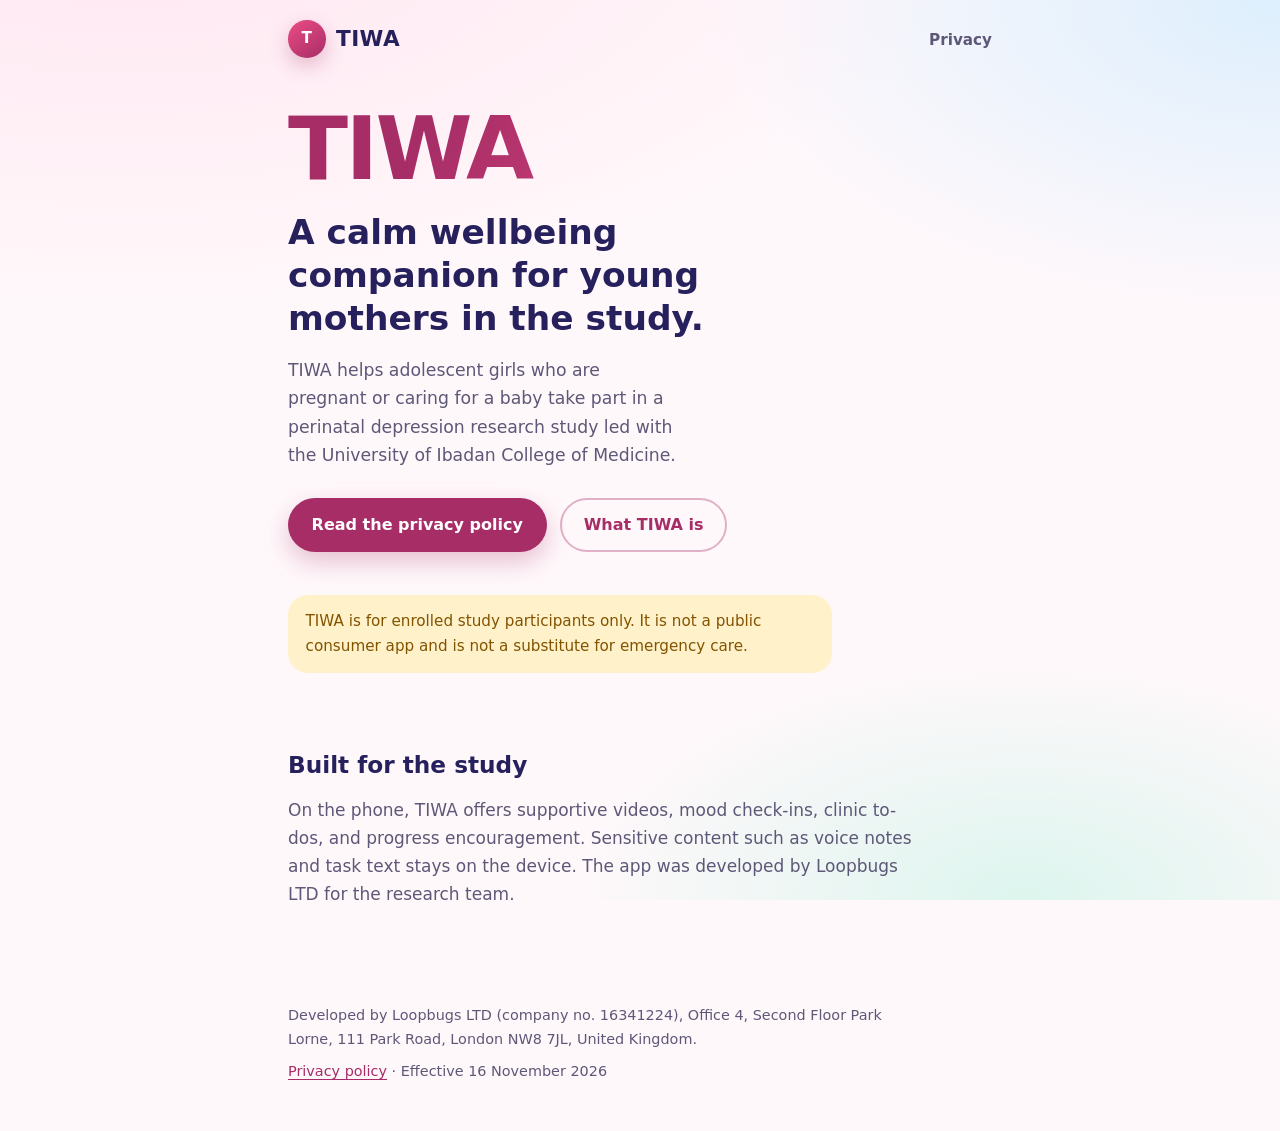
<file: index.html>
<!DOCTYPE html>
<html lang="en">
  <head>
    <meta charset="utf-8" />
    <meta name="viewport" content="width=device-width, initial-scale=1" />
    <meta
      name="description"
      content="TIWA is a wellbeing companion for adolescent participants in a University of Ibadan perinatal depression research study. Study participants only."
    />
    <title>TIWA — Wellbeing companion for study participants</title>
    <link rel="canonical" href="https://tiwa.loopbugs.com/" />
    <link rel="stylesheet" href="/styles.css" />
  </head>
  <body>
    <a class="skip-link" href="#main">Skip to content</a>

    <header class="site-header">
      <a class="brand" href="/" aria-label="TIWA home">
        <span class="brand-mark" aria-hidden="true">T</span>
        <span>TIWA</span>
      </a>
      <nav aria-label="Primary">
        <a class="nav-link" href="/privacy/">Privacy</a>
      </nav>
    </header>

    <main id="main">
      <section class="hero" aria-labelledby="hero-brand">
        <p class="hero-brand" id="hero-brand">TIWA</p>
        <h1>A calm wellbeing companion for young mothers in the study.</h1>
        <p class="hero-lead">
          TIWA helps adolescent girls who are pregnant or caring for a baby take
          part in a perinatal depression research study led with the University
          of Ibadan College of Medicine.
        </p>
        <div class="cta-row">
          <a class="button button-primary" href="/privacy/"
            >Read the privacy policy</a
          >
          <a class="button button-secondary" href="#about">What TIWA is</a>
        </div>
        <p class="notice" role="note">
          TIWA is for enrolled study participants only. It is not a public
          consumer app and is not a substitute for emergency care.
        </p>
      </section>

      <section class="section" id="about" aria-labelledby="about-heading">
        <h2 id="about-heading">Built for the study</h2>
        <p>
          On the phone, TIWA offers supportive videos, mood check-ins, clinic
          to-dos, and progress encouragement. Sensitive content such as voice
          notes and task text stays on the device. The app was developed by
          Loopbugs LTD for the research team.
        </p>
      </section>
    </main>

    <footer class="site-footer">
      <p>
        Developed by Loopbugs LTD (company no. 16341224), Office 4, Second Floor
        Park Lorne, 111 Park Road, London NW8 7JL, United Kingdom.
      </p>
      <p>
        <a href="/privacy/">Privacy policy</a>
        · Effective 16 November 2026
      </p>
    </footer>
  </body>
</html>
</file>
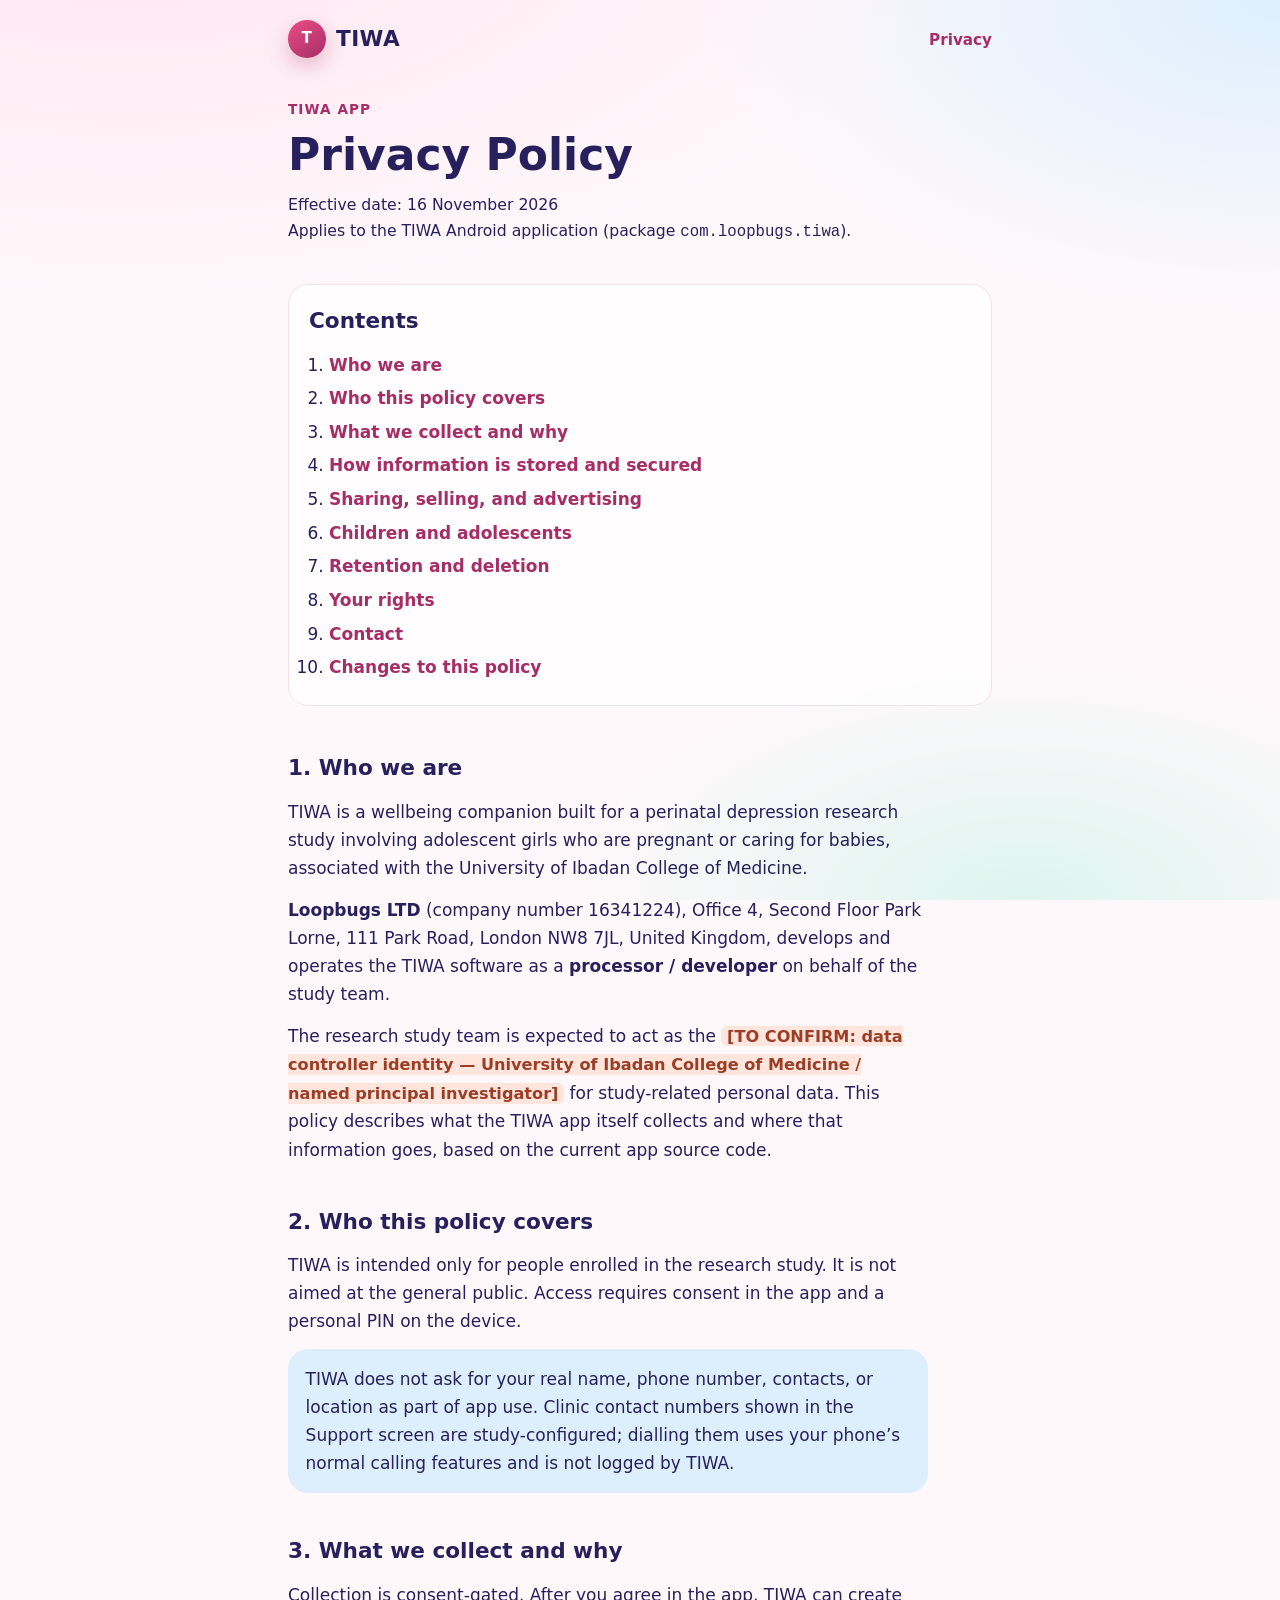
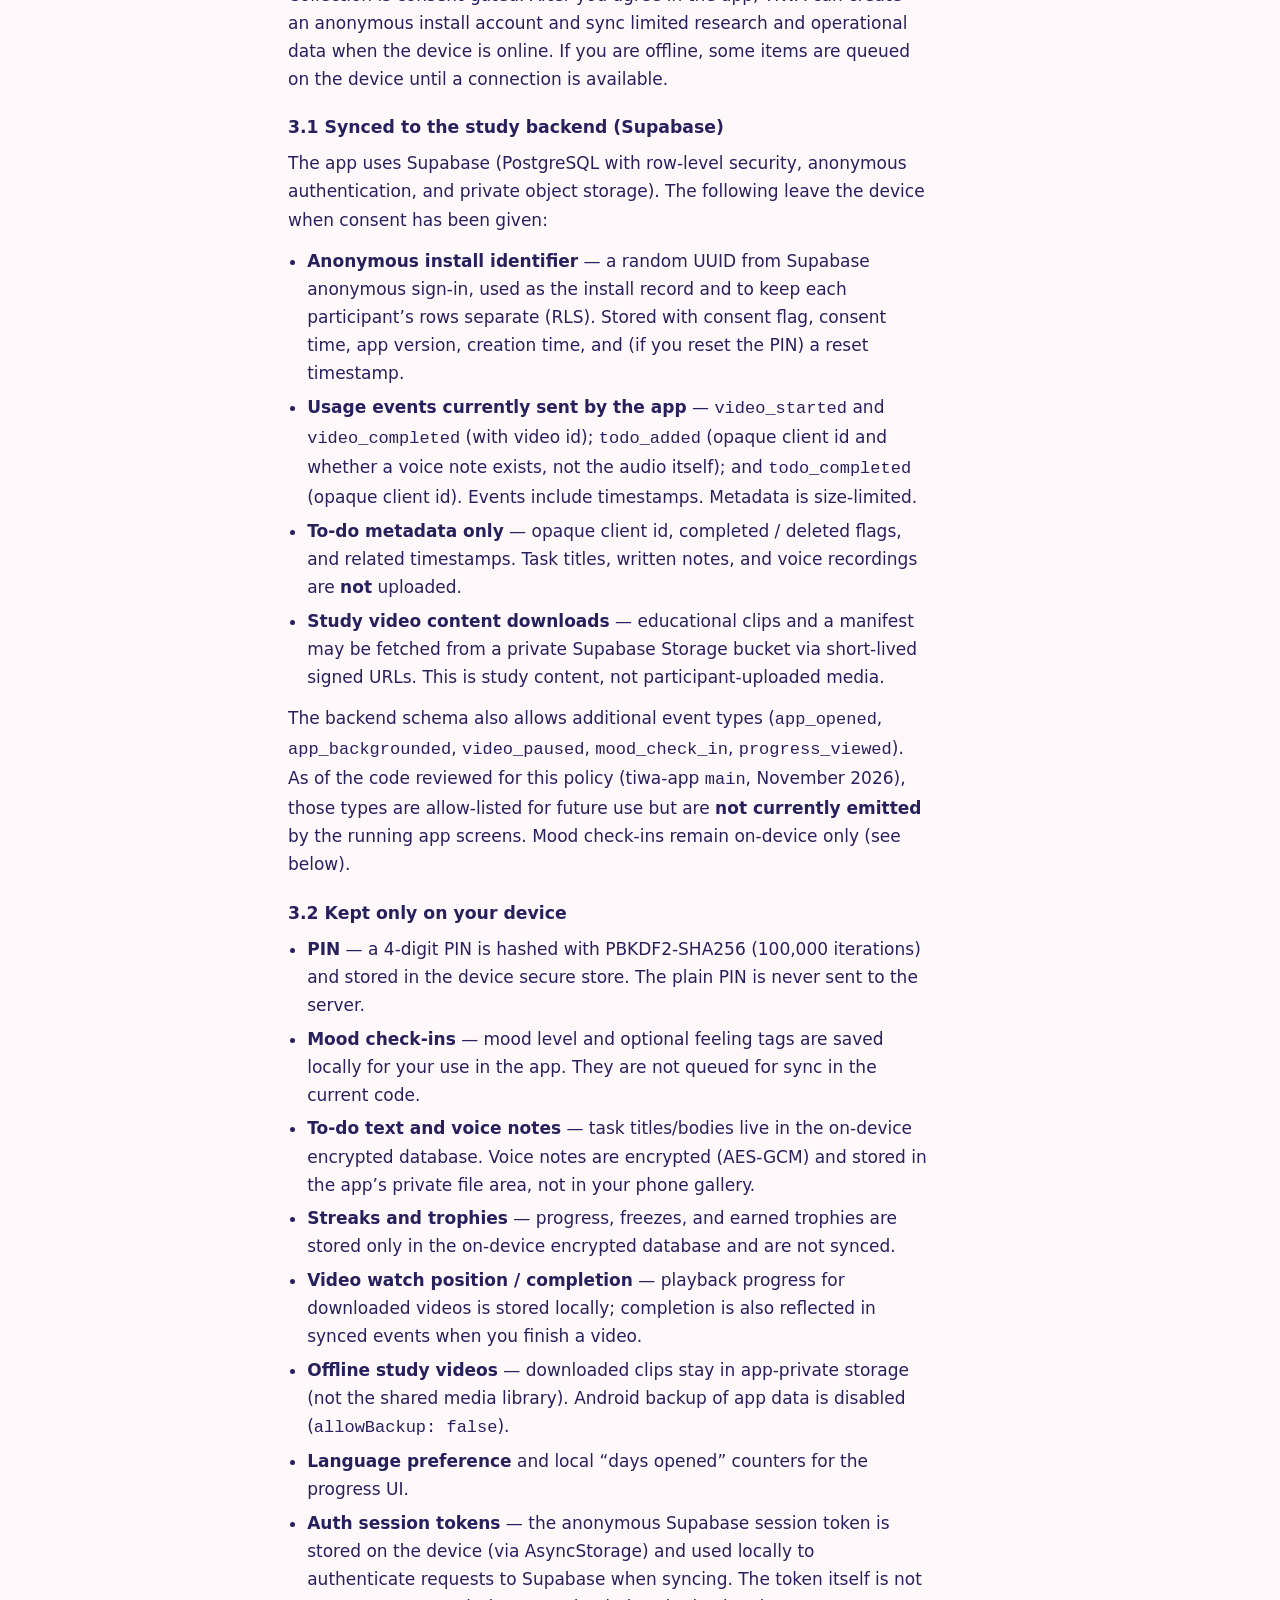
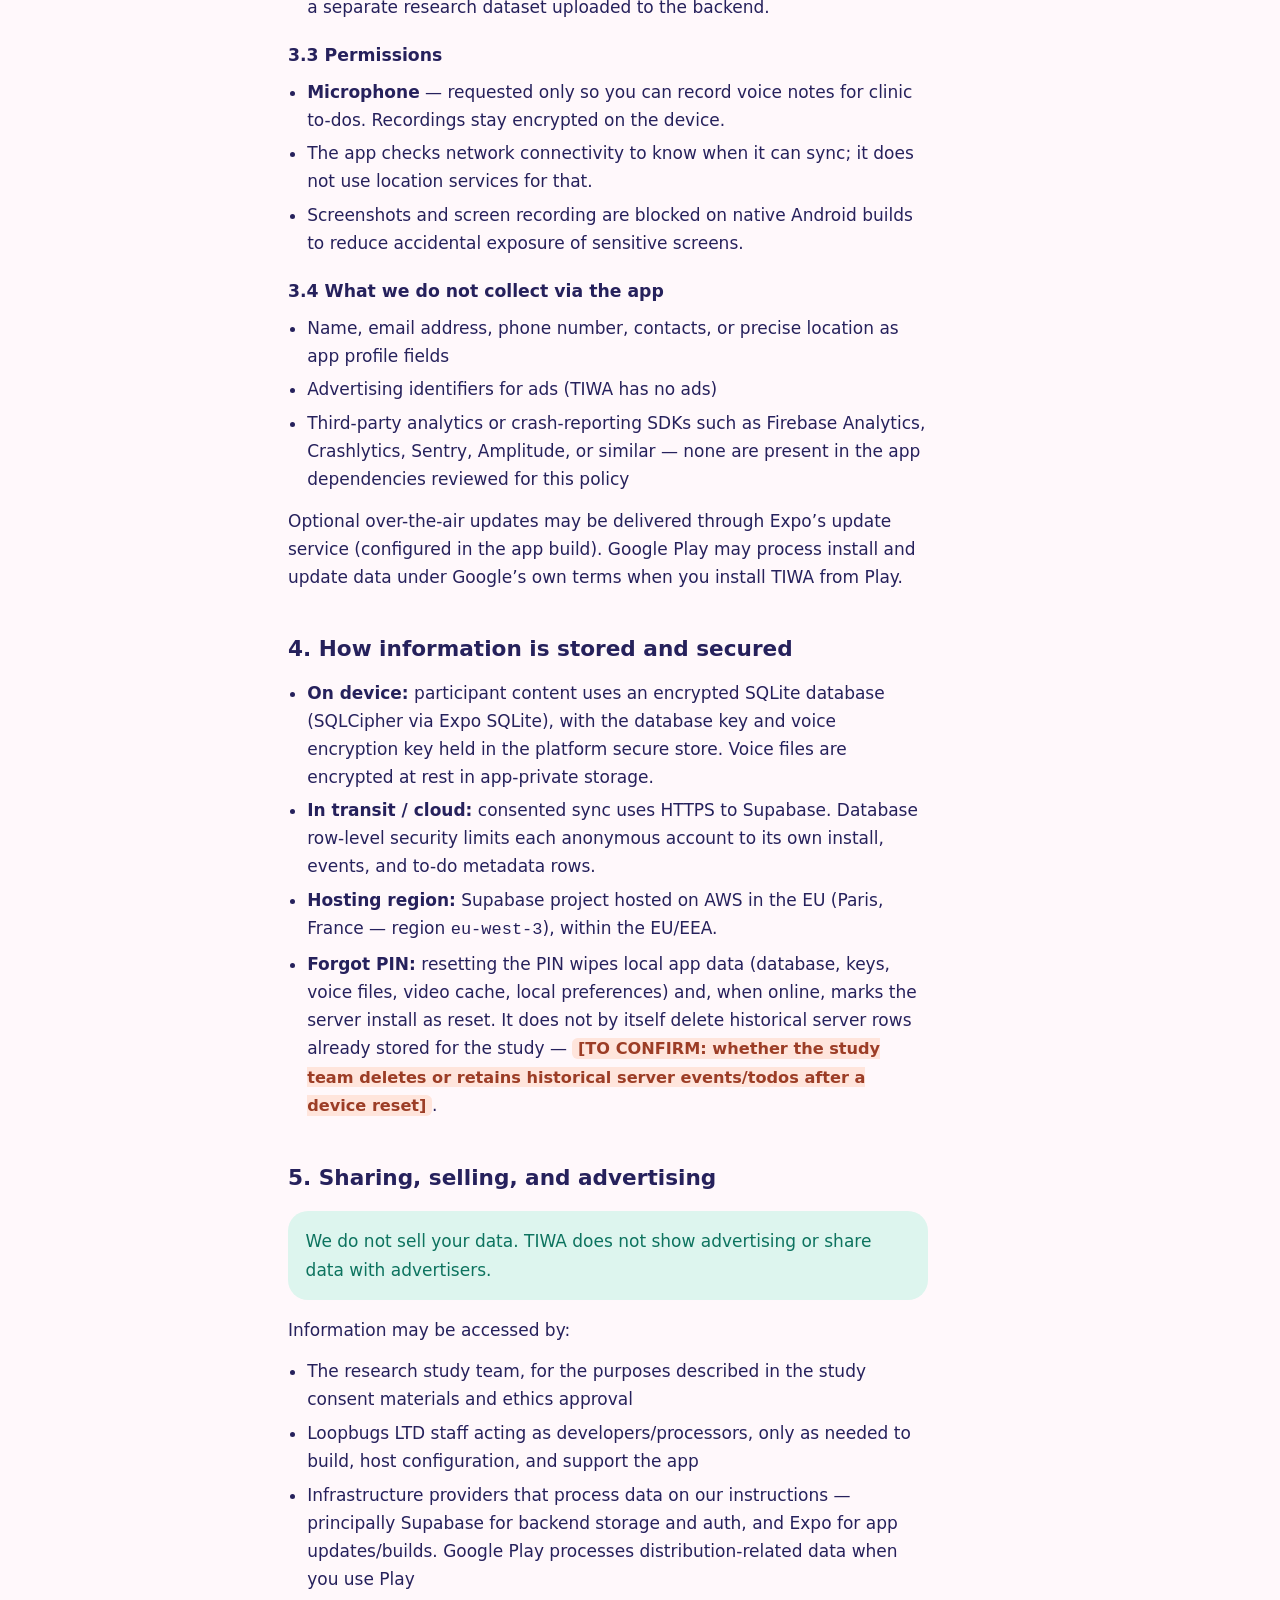
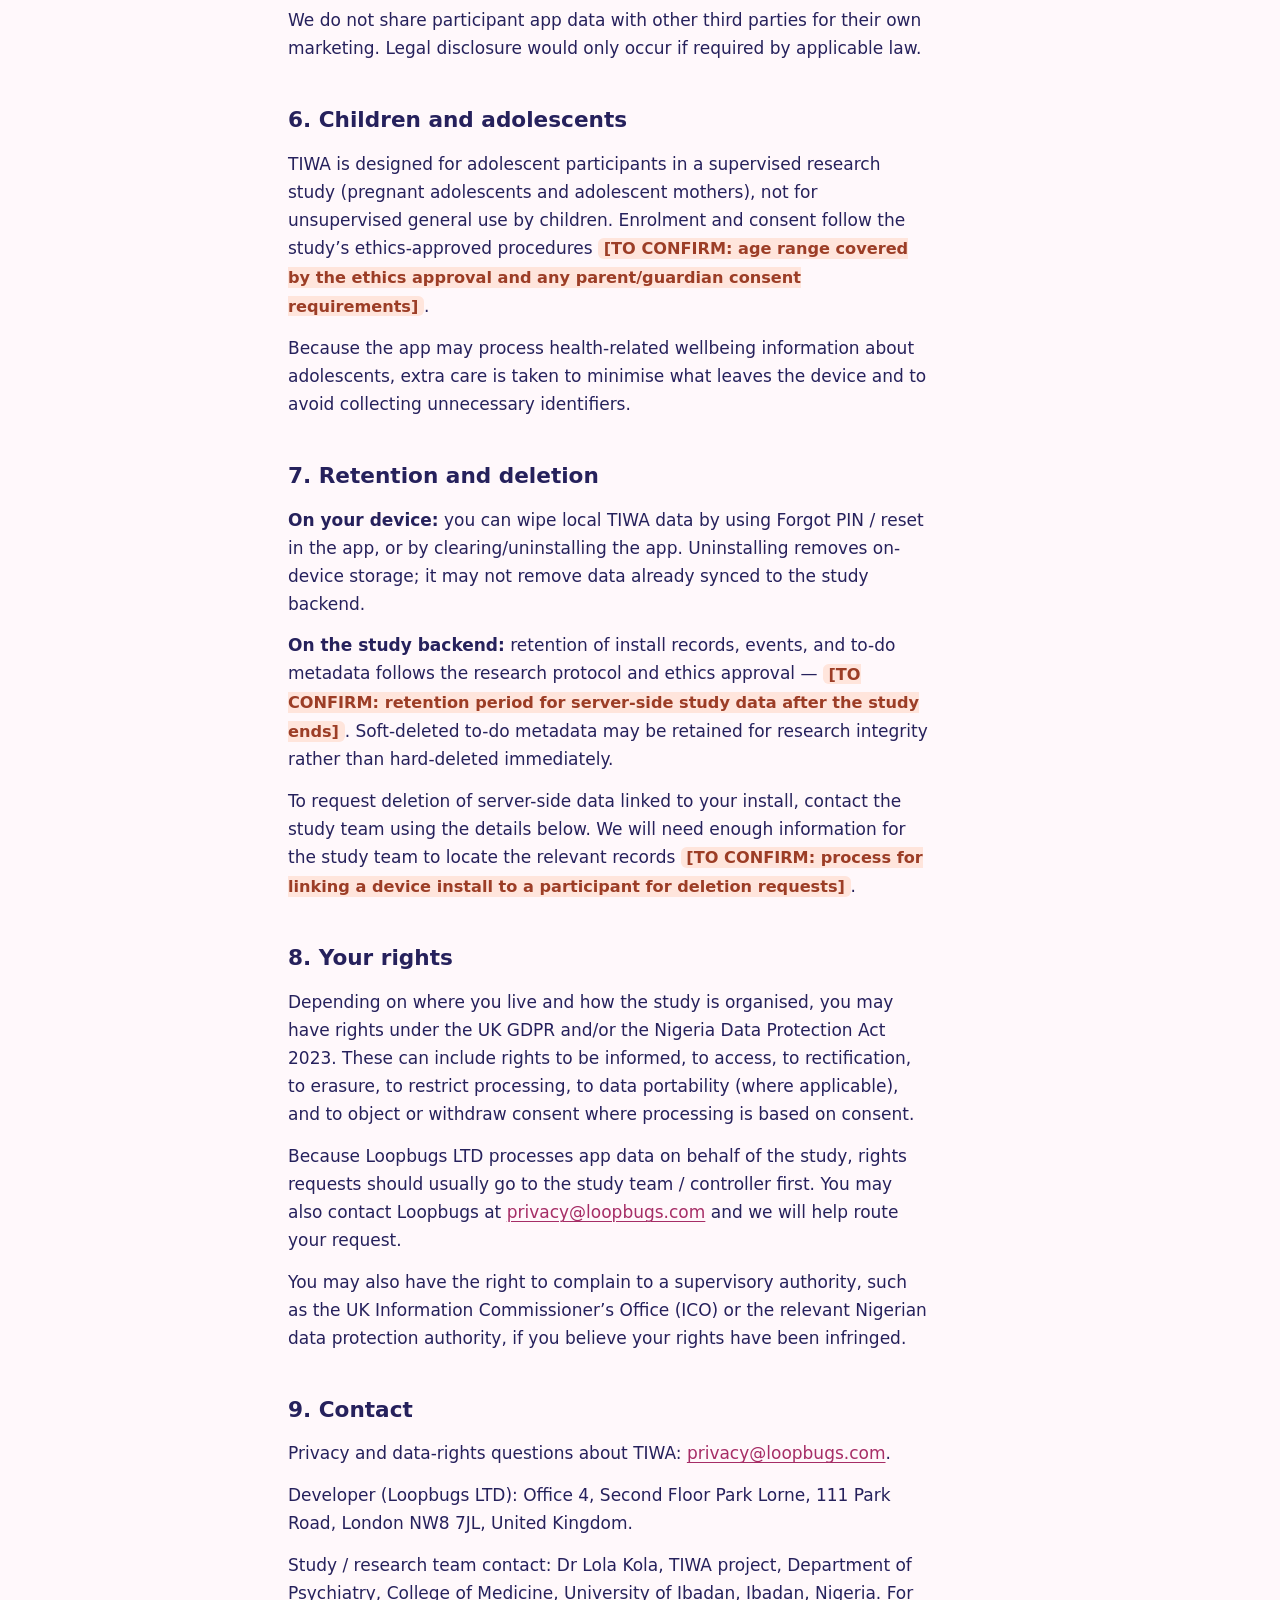
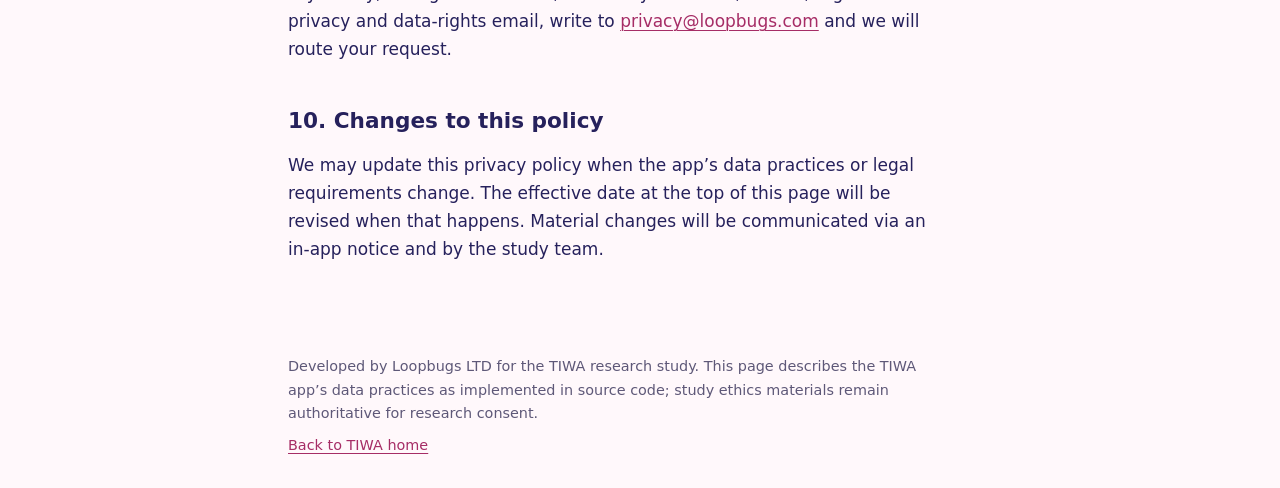
<file: privacy/index.html>
<!DOCTYPE html>
<html lang="en">
  <head>
    <meta charset="utf-8" />
    <meta name="viewport" content="width=device-width, initial-scale=1" />
    <meta
      name="description"
      content="Privacy policy for the TIWA Android app used in a University of Ibadan perinatal depression research study."
    />
    <title>Privacy Policy — TIWA</title>
    <link rel="canonical" href="https://tiwa.loopbugs.com/privacy/" />
    <link rel="stylesheet" href="/styles.css" />
  </head>
  <body>
    <a class="skip-link" href="#main">Skip to content</a>

    <header class="site-header">
      <a class="brand" href="/" aria-label="TIWA home">
        <span class="brand-mark" aria-hidden="true">T</span>
        <span>TIWA</span>
      </a>
      <nav aria-label="Primary">
        <a class="nav-link" href="/privacy/" aria-current="page">Privacy</a>
      </nav>
    </header>

    <main id="main" class="policy">
      <header class="policy-header">
        <p class="eyebrow">TIWA app</p>
        <h1>Privacy Policy</h1>
        <p class="policy-meta">
          Effective date: 16 November 2026<br />
          Applies to the TIWA Android application (package
          <code>com.loopbugs.tiwa</code>).
        </p>
      </header>

      <nav class="toc" aria-labelledby="toc-heading">
        <h2 id="toc-heading">Contents</h2>
        <ol>
          <li><a href="#who">Who we are</a></li>
          <li><a href="#scope">Who this policy covers</a></li>
          <li><a href="#collect">What we collect and why</a></li>
          <li><a href="#store">How information is stored and secured</a></li>
          <li><a href="#share">Sharing, selling, and advertising</a></li>
          <li><a href="#children">Children and adolescents</a></li>
          <li><a href="#retention">Retention and deletion</a></li>
          <li><a href="#rights">Your rights</a></li>
          <li><a href="#contact">Contact</a></li>
          <li><a href="#changes">Changes to this policy</a></li>
        </ol>
      </nav>

      <article>
        <section id="who">
          <h2>1. Who we are</h2>
          <p>
            TIWA is a wellbeing companion built for a perinatal depression
            research study involving adolescent girls who are pregnant or caring
            for babies, associated with the University of Ibadan College of
            Medicine.
          </p>
          <p>
            <strong>Loopbugs LTD</strong> (company number 16341224), Office 4,
            Second Floor Park Lorne, 111 Park Road, London NW8 7JL, United
            Kingdom, develops and operates the TIWA software as a
            <strong>processor / developer</strong> on behalf of the study team.
          </p>
          <p>
            The research study team is expected to act as the
            <span class="placeholder"
              >[TO CONFIRM: data controller identity — University of Ibadan
              College of Medicine / named principal investigator]</span
            >
            for study-related personal data. This policy describes what the TIWA
            app itself collects and where that information goes, based on the
            current app source code.
          </p>
        </section>

        <section id="scope">
          <h2>2. Who this policy covers</h2>
          <p>
            TIWA is intended only for people enrolled in the research study. It
            is not aimed at the general public. Access requires consent in the
            app and a personal PIN on the device.
          </p>
          <p class="callout">
            TIWA does not ask for your real name, phone number, contacts, or
            location as part of app use. Clinic contact numbers shown in the
            Support screen are study-configured; dialling them uses your phone’s
            normal calling features and is not logged by TIWA.
          </p>
        </section>

        <section id="collect">
          <h2>3. What we collect and why</h2>
          <p>
            Collection is consent-gated. After you agree in the app, TIWA can
            create an anonymous install account and sync limited research and
            operational data when the device is online. If you are offline, some
            items are queued on the device until a connection is available.
          </p>

          <h3>3.1 Synced to the study backend (Supabase)</h3>
          <p>
            The app uses Supabase (PostgreSQL with row-level security, anonymous
            authentication, and private object storage). The following leave the
            device when consent has been given:
          </p>
          <ul>
            <li>
              <strong>Anonymous install identifier</strong> — a random UUID from
              Supabase anonymous sign-in, used as the install record and to keep
              each participant’s rows separate (RLS). Stored with consent flag,
              consent time, app version, creation time, and (if you reset the
              PIN) a reset timestamp.
            </li>
            <li>
              <strong>Usage events currently sent by the app</strong> —
              <code>video_started</code> and <code>video_completed</code> (with
              video id); <code>todo_added</code> (opaque client id and whether a
              voice note exists, not the audio itself); and
              <code>todo_completed</code> (opaque client id). Events include
              timestamps. Metadata is size-limited.
            </li>
            <li>
              <strong>To-do metadata only</strong> — opaque client id,
              completed / deleted flags, and related timestamps. Task titles,
              written notes, and voice recordings are
              <strong>not</strong> uploaded.
            </li>
            <li>
              <strong>Study video content downloads</strong> — educational
              clips and a manifest may be fetched from a private Supabase
              Storage bucket via short-lived signed URLs. This is study content,
              not participant-uploaded media.
            </li>
          </ul>
          <p>
            The backend schema also allows additional event types
            (<code>app_opened</code>, <code>app_backgrounded</code>,
            <code>video_paused</code>, <code>mood_check_in</code>,
            <code>progress_viewed</code>). As of the code reviewed for this
            policy (tiwa-app <code>main</code>, November 2026), those types are
            allow-listed for future use but are <strong>not currently
            emitted</strong> by the running app screens. Mood check-ins remain
            on-device only (see below).
          </p>

          <h3>3.2 Kept only on your device</h3>
          <ul>
            <li>
              <strong>PIN</strong> — a 4-digit PIN is hashed with PBKDF2-SHA256
              (100,000 iterations) and stored in the device secure store. The
              plain PIN is never sent to the server.
            </li>
            <li>
              <strong>Mood check-ins</strong> — mood level and optional feeling
              tags are saved locally for your use in the app. They are not
              queued for sync in the current code.
            </li>
            <li>
              <strong>To-do text and voice notes</strong> — task titles/bodies
              live in the on-device encrypted database. Voice notes are
              encrypted (AES-GCM) and stored in the app’s private file area, not
              in your phone gallery.
            </li>
            <li>
              <strong>Streaks and trophies</strong> — progress, freezes, and
              earned trophies are stored only in the on-device encrypted
              database and are not synced.
            </li>
            <li>
              <strong>Video watch position / completion</strong> — playback
              progress for downloaded videos is stored locally; completion is
              also reflected in synced events when you finish a video.
            </li>
            <li>
              <strong>Offline study videos</strong> — downloaded clips stay in
              app-private storage (not the shared media library). Android backup
              of app data is disabled (<code>allowBackup: false</code>).
            </li>
            <li>
              <strong>Language preference</strong> and local “days opened”
              counters for the progress UI.
            </li>
            <li>
              <strong>Auth session tokens</strong> — the anonymous Supabase
              session token is stored on the device (via AsyncStorage) and used
              locally to authenticate requests to Supabase when syncing. The
              token itself is not a separate research dataset uploaded to the
              backend.
            </li>
          </ul>

          <h3>3.3 Permissions</h3>
          <ul>
            <li>
              <strong>Microphone</strong> — requested only so you can record
              voice notes for clinic to-dos. Recordings stay encrypted on the
              device.
            </li>
            <li>
              The app checks network connectivity to know when it can sync; it
              does not use location services for that.
            </li>
            <li>
              Screenshots and screen recording are blocked on native Android
              builds to reduce accidental exposure of sensitive screens.
            </li>
          </ul>

          <h3>3.4 What we do not collect via the app</h3>
          <ul>
            <li>Name, email address, phone number, contacts, or precise location as app profile fields</li>
            <li>Advertising identifiers for ads (TIWA has no ads)</li>
            <li>
              Third-party analytics or crash-reporting SDKs such as Firebase
              Analytics, Crashlytics, Sentry, Amplitude, or similar — none are
              present in the app dependencies reviewed for this policy
            </li>
          </ul>
          <p>
            Optional over-the-air updates may be delivered through Expo’s update
            service (configured in the app build). Google Play may process
            install and update data under Google’s own terms when you install
            TIWA from Play.
          </p>
        </section>

        <section id="store">
          <h2>4. How information is stored and secured</h2>
          <ul>
            <li>
              <strong>On device:</strong> participant content uses an encrypted
              SQLite database (SQLCipher via Expo SQLite), with the database key
              and voice encryption key held in the platform secure store. Voice
              files are encrypted at rest in app-private storage.
            </li>
            <li>
              <strong>In transit / cloud:</strong> consented sync uses HTTPS to
              Supabase. Database row-level security limits each anonymous
              account to its own install, events, and to-do metadata rows.
            </li>
            <li>
              <strong>Hosting region:</strong> Supabase project hosted on AWS in
              the EU (Paris, France — region <code>eu-west-3</code>), within the
              EU/EEA.
            </li>
            <li>
              <strong>Forgot PIN:</strong> resetting the PIN wipes local app
              data (database, keys, voice files, video cache, local preferences)
              and, when online, marks the server install as reset. It does not
              by itself delete historical server rows already stored for the
              study —
              <span class="placeholder"
                >[TO CONFIRM: whether the study team deletes or retains
                historical server events/todos after a device reset]</span
              >.
            </li>
          </ul>
        </section>

        <section id="share">
          <h2>5. Sharing, selling, and advertising</h2>
          <div class="callout safe">
            We do not sell your data. TIWA does not show advertising or share
            data with advertisers.
          </div>
          <p>Information may be accessed by:</p>
          <ul>
            <li>
              The research study team, for the purposes described in the study
              consent materials and ethics approval
            </li>
            <li>
              Loopbugs LTD staff acting as developers/processors, only as needed
              to build, host configuration, and support the app
            </li>
            <li>
              Infrastructure providers that process data on our instructions —
              principally Supabase for backend storage and auth, and Expo for
              app updates/builds. Google Play processes distribution-related
              data when you use Play
            </li>
          </ul>
          <p>
            We do not share participant app data with other third parties for
            their own marketing. Legal disclosure would only occur if required
            by applicable law.
          </p>
        </section>

        <section id="children">
          <h2>6. Children and adolescents</h2>
          <p>
            TIWA is designed for adolescent participants in a supervised
            research study (pregnant adolescents and adolescent mothers), not
            for unsupervised general use by children. Enrolment and consent
            follow the study’s ethics-approved procedures
            <span class="placeholder"
              >[TO CONFIRM: age range covered by the ethics approval and any
              parent/guardian consent requirements]</span
            >.
          </p>
          <p>
            Because the app may process health-related wellbeing information
            about adolescents, extra care is taken to minimise what leaves the
            device and to avoid collecting unnecessary identifiers.
          </p>
        </section>

        <section id="retention">
          <h2>7. Retention and deletion</h2>
          <p>
            <strong>On your device:</strong> you can wipe local TIWA data by
            using Forgot PIN / reset in the app, or by clearing/uninstalling the
            app. Uninstalling removes on-device storage; it may not remove data
            already synced to the study backend.
          </p>
          <p>
            <strong>On the study backend:</strong> retention of install records,
            events, and to-do metadata follows the research protocol and ethics
            approval —
            <span class="placeholder"
              >[TO CONFIRM: retention period for server-side study data after
              the study ends]</span
            >. Soft-deleted to-do metadata may be retained for research
            integrity rather than hard-deleted immediately.
          </p>
          <p>
            To request deletion of server-side data linked to your install,
            contact the study team using the details below. We will need enough
            information for the study team to locate the relevant records
            <span class="placeholder"
              >[TO CONFIRM: process for linking a device install to a
              participant for deletion requests]</span
            >.
          </p>
        </section>

        <section id="rights">
          <h2>8. Your rights</h2>
          <p>
            Depending on where you live and how the study is organised, you may
            have rights under the UK GDPR and/or the Nigeria Data Protection Act
            2023. These can include rights to be informed, to access, to
            rectification, to erasure, to restrict processing, to data
            portability (where applicable), and to object or withdraw consent
            where processing is based on consent.
          </p>
          <p>
            Because Loopbugs LTD processes app data on behalf of the study,
            rights requests should usually go to the study team / controller
            first. You may also contact Loopbugs at
            <a href="mailto:privacy@loopbugs.com">privacy@loopbugs.com</a>
            and we will help route your request.
          </p>
          <p>
            You may also have the right to complain to a supervisory authority,
            such as the UK Information Commissioner’s Office (ICO) or the
            relevant Nigerian data protection authority, if you believe your
            rights have been infringed.
          </p>
        </section>

        <section id="contact">
          <h2>9. Contact</h2>
          <p>
            Privacy and data-rights questions about TIWA:
            <a href="mailto:privacy@loopbugs.com">privacy@loopbugs.com</a>.
          </p>
          <p>
            Developer (Loopbugs LTD): Office 4, Second Floor Park Lorne, 111
            Park Road, London NW8 7JL, United Kingdom.
          </p>
          <p>
            Study / research team contact: Dr Lola Kola, TIWA project,
            Department of Psychiatry, College of Medicine, University of Ibadan,
            Ibadan, Nigeria. For privacy and data-rights email, write to
            <a href="mailto:privacy@loopbugs.com">privacy@loopbugs.com</a>
            and we will route your request.
          </p>
        </section>

        <section id="changes">
          <h2>10. Changes to this policy</h2>
          <p>
            We may update this privacy policy when the app’s data practices or
            legal requirements change. The effective date at the top of this
            page will be revised when that happens. Material changes will be
            communicated via an in-app notice and by the study team.
          </p>
        </section>
      </article>
    </main>

    <footer class="site-footer">
      <p>
        Developed by Loopbugs LTD for the TIWA research study. This page
        describes the TIWA app’s data practices as implemented in source code;
        study ethics materials remain authoritative for research consent.
      </p>
      <p><a href="/">Back to TIWA home</a></p>
    </footer>
  </body>
</html>
</file>
<file: styles.css>
:root {
  --berry: #a62d66;
  --berry-pressed: #86214f;
  --pink: #ec4d86;
  --ink: #26215c;
  --muted: #5e5878;
  --blush: #fff8fb;
  --surface: #ffffff;
  --border: #efe3ea;
  --track: #f3e3ec;
  --mint-bg: #ddf5ee;
  --mint-fg: #0d735f;
  --sky-bg: #ddeffd;
  --sky-fg: #1b5a92;
  --butter-bg: #fff1c9;
  --peach-bg: #ffe5dc;
  --max: 40rem;
  --pad: clamp(1.25rem, 4vw, 2rem);
  --radius: 1.25rem;
  --font-display: system-ui, -apple-system, "Segoe UI", Roboto, "Noto Sans",
    sans-serif;
  --font-body: system-ui, -apple-system, "Segoe UI", Roboto, "Noto Sans",
    sans-serif;
}

*,
*::before,
*::after {
  box-sizing: border-box;
}

html {
  scroll-behavior: smooth;
}

body {
  margin: 0;
  min-height: 100vh;
  font-family: var(--font-body);
  font-size: 1.0625rem;
  line-height: 1.65;
  color: var(--ink);
  background:
    radial-gradient(ellipse 120% 80% at 10% -10%, #ffe6f0 0%, transparent 55%),
    radial-gradient(ellipse 90% 70% at 100% 0%, #ddeffd 0%, transparent 50%),
    radial-gradient(ellipse 80% 60% at 80% 100%, #ddf5ee 0%, transparent 45%),
    var(--blush);
  background-attachment: fixed;
}

img {
  max-width: 100%;
  height: auto;
}

a {
  color: var(--berry);
  text-decoration-thickness: 0.08em;
  text-underline-offset: 0.18em;
}

a:hover {
  color: var(--berry-pressed);
}

a:focus-visible,
.button:focus-visible {
  outline: 3px solid var(--pink);
  outline-offset: 3px;
}

.skip-link {
  position: absolute;
  left: 1rem;
  top: -3rem;
  z-index: 20;
  padding: 0.6rem 1rem;
  background: var(--berry);
  color: #fff;
  border-radius: 999px;
  text-decoration: none;
  font-weight: 700;
}

.skip-link:focus {
  top: 1rem;
}

.site-header {
  display: flex;
  align-items: center;
  justify-content: space-between;
  gap: 1rem;
  max-width: calc(var(--max) + 8rem);
  margin: 0 auto;
  padding: 1.25rem var(--pad) 0.5rem;
}

.brand {
  display: inline-flex;
  align-items: center;
  gap: 0.65rem;
  color: inherit;
  text-decoration: none;
  font-family: var(--font-display);
  font-weight: 900;
  font-size: 1.35rem;
  letter-spacing: 0.02em;
}

.brand-mark {
  display: grid;
  place-items: center;
  width: 2.35rem;
  height: 2.35rem;
  border-radius: 50%;
  background: linear-gradient(145deg, var(--pink), var(--berry));
  color: #fff;
  font-size: 0.95rem;
  box-shadow: 0 8px 20px rgba(166, 45, 102, 0.28);
}

.nav-link {
  font-family: var(--font-display);
  font-weight: 700;
  font-size: 0.95rem;
  text-decoration: none;
  color: var(--muted);
}

.nav-link:hover,
.nav-link[aria-current="page"] {
  color: var(--berry);
}

main {
  max-width: calc(var(--max) + 8rem);
  margin: 0 auto;
  padding: 0 var(--pad) 3.5rem;
}

.hero {
  min-height: min(78vh, 42rem);
  display: flex;
  flex-direction: column;
  justify-content: center;
  padding: 2.5rem 0 3rem;
  animation: rise 0.8s ease-out both;
}

.hero-brand {
  margin: 0 0 1.25rem;
  font-family: var(--font-display);
  font-weight: 900;
  font-size: clamp(3.4rem, 14vw, 5.5rem);
  line-height: 0.95;
  letter-spacing: -0.03em;
  background: linear-gradient(120deg, var(--berry) 20%, var(--pink) 85%);
  -webkit-background-clip: text;
  background-clip: text;
  color: transparent;
  animation: soft-glow 4.5s ease-in-out infinite;
}

.hero h1 {
  margin: 0 0 1rem;
  max-width: 18ch;
  font-family: var(--font-display);
  font-weight: 800;
  font-size: clamp(1.55rem, 4.8vw, 2.15rem);
  line-height: 1.25;
  color: var(--ink);
}

.hero-lead {
  margin: 0 0 1.75rem;
  max-width: 36ch;
  color: var(--muted);
  font-size: 1.08rem;
}

.cta-row {
  display: flex;
  flex-wrap: wrap;
  gap: 0.85rem;
  margin-bottom: 1.75rem;
  animation: rise 0.9s 0.12s ease-out both;
}

.button {
  display: inline-flex;
  align-items: center;
  justify-content: center;
  min-height: 3rem;
  padding: 0.75rem 1.35rem;
  border-radius: 999px;
  font-family: var(--font-display);
  font-weight: 800;
  font-size: 1rem;
  text-decoration: none;
  border: 2px solid transparent;
  transition:
    transform 0.18s ease,
    background-color 0.18s ease,
    color 0.18s ease,
    border-color 0.18s ease;
}

.button:hover {
  transform: translateY(-1px);
}

.button-primary {
  background: var(--berry);
  color: #fff;
  box-shadow: 0 10px 24px rgba(166, 45, 102, 0.28);
}

.button-primary:hover {
  background: var(--berry-pressed);
  color: #fff;
}

.button-secondary {
  background: transparent;
  color: var(--berry);
  border-color: rgba(166, 45, 102, 0.35);
}

.button-secondary:hover {
  background: #ffe6f0;
  color: var(--berry-pressed);
}

.notice {
  display: inline-block;
  max-width: 34rem;
  padding: 0.85rem 1.1rem;
  border-radius: var(--radius);
  background: var(--butter-bg);
  color: #835300;
  font-size: 0.95rem;
  animation: rise 1s 0.2s ease-out both;
}

.section {
  padding: 0.5rem 0 2.5rem;
}

.section h2 {
  margin: 0 0 0.75rem;
  font-family: var(--font-display);
  font-weight: 800;
  font-size: 1.45rem;
}

.section p {
  margin: 0;
  max-width: 40rem;
  color: var(--muted);
}

.site-footer {
  max-width: calc(var(--max) + 8rem);
  margin: 0 auto;
  padding: 0 var(--pad) 2.5rem;
  color: var(--muted);
  font-size: 0.9rem;
}

.site-footer p {
  margin: 0 0 0.5rem;
  max-width: 40rem;
}

/* Privacy page */
.policy-header {
  padding: 2rem 0 1.5rem;
  animation: rise 0.7s ease-out both;
}

.policy-header .eyebrow {
  margin: 0 0 0.6rem;
  font-family: var(--font-display);
  font-weight: 800;
  font-size: 0.85rem;
  letter-spacing: 0.08em;
  text-transform: uppercase;
  color: var(--berry);
}

.policy-header h1 {
  margin: 0 0 0.75rem;
  font-family: var(--font-display);
  font-weight: 900;
  font-size: clamp(2rem, 7vw, 2.75rem);
  line-height: 1.15;
}

.policy-meta {
  margin: 0;
  color: var(--muted);
  font-size: 0.98rem;
}

.toc {
  margin: 0 0 2.5rem;
  padding: 1.15rem 1.25rem;
  border-radius: var(--radius);
  background: rgba(255, 255, 255, 0.72);
  border: 1px solid var(--border);
  backdrop-filter: blur(6px);
}

.toc h2 {
  margin: 0 0 0.65rem;
  font-family: var(--font-display);
  font-size: 1rem;
  font-weight: 800;
}

.toc ol {
  margin: 0;
  padding-left: 1.25rem;
}

.toc li {
  margin: 0.35rem 0;
}

.toc a {
  text-decoration: none;
  font-weight: 600;
}

.toc a:hover {
  text-decoration: underline;
}

.policy article {
  max-width: var(--max);
}

.policy section {
  margin: 0 0 2.25rem;
  padding-top: 0.25rem;
  scroll-margin-top: 1rem;
  animation: rise 0.75s ease-out both;
}

.policy h2 {
  margin: 0 0 0.75rem;
  font-family: var(--font-display);
  font-weight: 800;
  font-size: 1.35rem;
}

.policy h3 {
  margin: 1.25rem 0 0.5rem;
  font-family: var(--font-display);
  font-weight: 800;
  font-size: 1.08rem;
}

.policy p,
.policy li {
  color: var(--ink);
}

.policy p {
  margin: 0 0 0.85rem;
}

.policy ul {
  margin: 0 0 0.85rem;
  padding-left: 1.2rem;
}

.policy li {
  margin: 0.35rem 0;
}

.placeholder {
  display: inline;
  padding: 0.05em 0.35em;
  border-radius: 0.35em;
  background: var(--peach-bg);
  color: #9c3d26;
  font-family: var(--font-body);
  font-weight: 600;
  font-size: 0.95em;
}

.callout {
  margin: 1rem 0;
  padding: 1rem 1.1rem;
  border-radius: var(--radius);
  background: var(--sky-bg);
  color: var(--sky-fg);
}

.callout.safe {
  background: var(--mint-bg);
  color: var(--mint-fg);
}

@media (prefers-reduced-motion: reduce) {
  *,
  *::before,
  *::after {
    animation: none !important;
    transition: none !important;
    scroll-behavior: auto !important;
  }
}

@keyframes rise {
  from {
    opacity: 0;
    transform: translateY(12px);
  }
  to {
    opacity: 1;
    transform: translateY(0);
  }
}

@keyframes soft-glow {
  0%,
  100% {
    filter: saturate(1);
  }
  50% {
    filter: saturate(1.15);
  }
}
</file>
